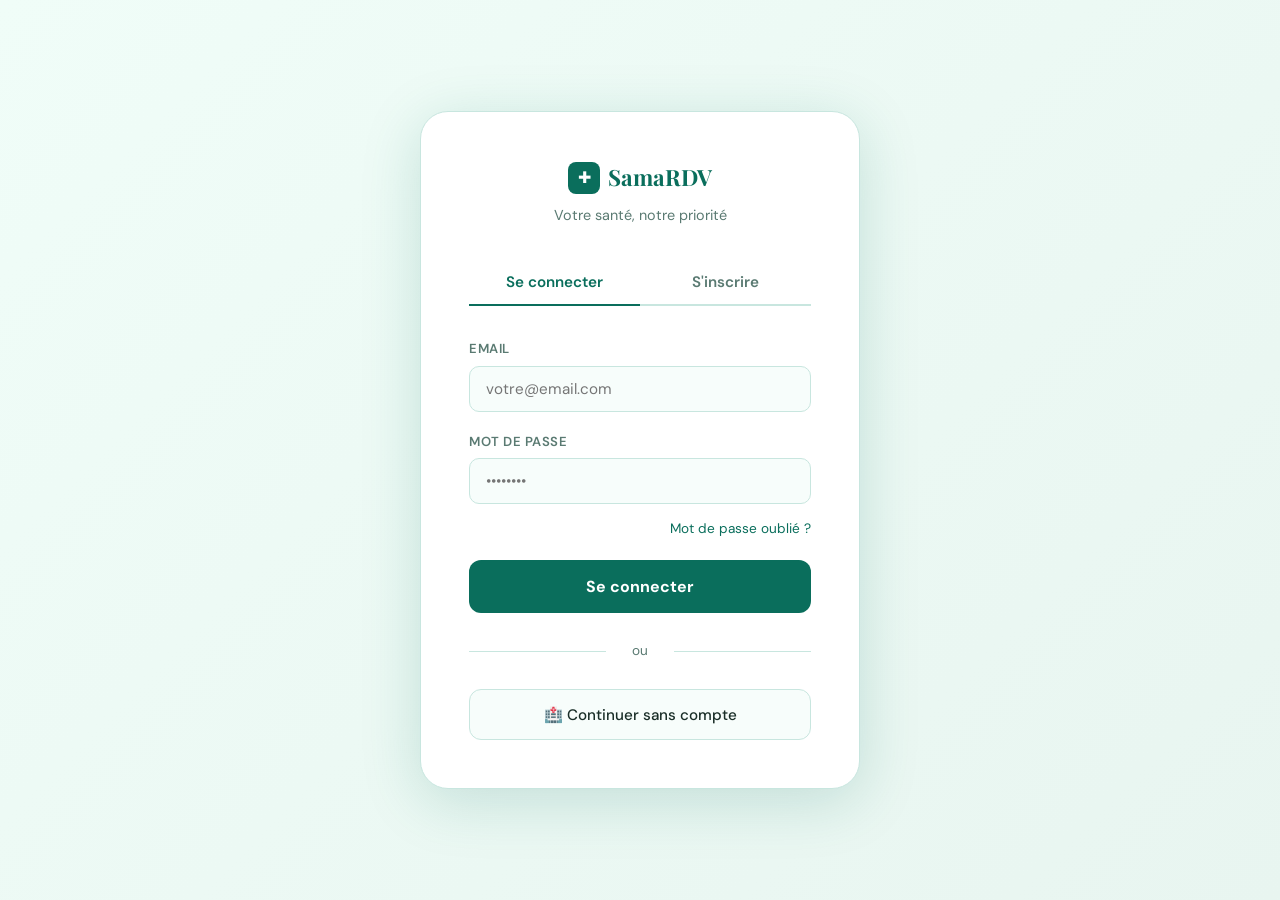
<file: frontend/pages/connexion.html>
<!DOCTYPE html>
<html lang="fr">
<head>
  <meta charset="UTF-8"/>
  <meta name="viewport" content="width=device-width, initial-scale=1.0"/>
  <title>Connexion — SamaRDV</title>
  <link rel="stylesheet" href="../css/style.css"/>
  <link href="https://fonts.googleapis.com/css2?family=Playfair+Display:wght@400;700&family=DM+Sans:wght@300;400;500;600&display=swap" rel="stylesheet"/>
</head>
<body>

  <div class="auth-container">
    <div class="auth-card">

      <div class="auth-logo">
        <div style="display:flex;align-items:center;justify-content:center;gap:.5rem;margin-bottom:.5rem">
          <span class="logo-icon">✚</span>
          <span class="logo-text">SamaRDV</span>
        </div>
        <p style="color:var(--muted);font-size:.9rem">Votre santé, notre priorité</p>
      </div>

      <div class="auth-tabs">
        <button class="auth-tab active" id="tab-connexion" onclick="showForm('connexion')">Se connecter</button>
        <button class="auth-tab" id="tab-inscription" onclick="showForm('inscription')">S'inscrire</button>
      </div>

      <!-- CONNEXION -->
      <form id="form-connexion" class="auth-form" onsubmit="seConnecter(event)" novalidate>
        <div class="form-group">
          <label>Email</label>
          <input type="email" placeholder="votre@email.com" id="c-email" autocomplete="email"/>
        </div>
        <div class="form-group">
          <label>Mot de passe</label>
          <input type="password" placeholder="••••••••" id="c-mdp" autocomplete="current-password"/>
        </div>
        <div style="text-align:right;margin-top:-0.5rem;">
          <a href="#" style="font-size:.85rem;color:var(--primary);text-decoration:none;">Mot de passe oublié ?</a>
        </div>
        <p class="form-erreur" id="c-erreur" style="display:none"></p>
        <button class="btn-primary" id="c-btn" type="submit">Se connecter</button>
        <div class="auth-divider">ou</div>
        <button type="button" onclick="continuerSansCompte()" style="background:var(--card-bg);border:1.5px solid var(--border);border-radius:12px;padding:.9rem;font-family:var(--font-body);font-size:.95rem;cursor:pointer;width:100%;color:var(--text);font-weight:500;transition:border-color .2s" onmouseover="this.style.borderColor='var(--primary)'" onmouseout="this.style.borderColor='var(--border)'">
          🏥 Continuer sans compte
        </button>
      </form>

      <!-- INSCRIPTION -->
      <form id="form-inscription" class="auth-form" style="display:none" onsubmit="sInscrire(event)" novalidate>
        <div style="display:grid;grid-template-columns:1fr 1fr;gap:1rem">
          <div class="form-group">
            <label>Prénom</label>
            <input type="text" placeholder="Aminata" id="i-prenom"/>
          </div>
          <div class="form-group">
            <label>Nom</label>
            <input type="text" placeholder="Diallo" id="i-nom"/>
          </div>
        </div>
        <div class="form-group">
          <label>Email</label>
          <input type="email" placeholder="votre@email.com" id="i-email" autocomplete="email"/>
        </div>
        <div class="form-group">
          <label>Téléphone</label>
          <input type="tel" placeholder="+221 7X XXX XX XX" id="i-tel"/>
        </div>
        <div class="form-group">
          <label>Date de naissance</label>
          <input type="date" id="i-ddn"/>
        </div>
        <div class="form-group">
          <label>Mot de passe</label>
          <input type="password" placeholder="Au moins 8 caractères" id="i-mdp" autocomplete="new-password"/>
        </div>
        <p class="form-erreur" id="i-erreur" style="display:none"></p>
        <button class="btn-primary" id="i-btn" type="submit">Créer mon compte</button>
        <p style="text-align:center;font-size:.8rem;color:var(--muted)">
          En vous inscrivant, vous acceptez nos <a href="#" style="color:var(--primary)">conditions d'utilisation</a>
        </p>
      </form>

    </div>
  </div>

  <script src="../js/api.js"></script>
  <script>
    function showForm(tab) {
      document.getElementById('form-connexion').style.display = tab === 'connexion' ? 'flex' : 'none';
      document.getElementById('form-inscription').style.display = tab === 'inscription' ? 'flex' : 'none';
      document.getElementById('tab-connexion').classList.toggle('active', tab === 'connexion');
      document.getElementById('tab-inscription').classList.toggle('active', tab === 'inscription');
    }

    function erreur(id, msg) {
      const el = document.getElementById(id);
      el.textContent = msg || '';
      el.style.display = msg ? 'block' : 'none';
    }

    // Redirection après connexion : uniquement vers une page du site (pas de lien externe)
    function destination() {
      const retour = new URLSearchParams(window.location.search).get('retour');
      return retour && /^[a-z-]+\.html$/.test(retour) ? retour : '../index.html';
    }

    async function envoyer(btnId, texteBtn, erreurId, chemin, corps) {
      const btn = document.getElementById(btnId);
      btn.disabled = true;
      btn.textContent = 'Veuillez patienter…';
      erreur(erreurId, '');
      try {
        const r = await api('POST', chemin, corps);
        setSession(r.token, r.utilisateur);
        window.location.href = destination();
      } catch (e) {
        erreur(erreurId, e.message);
        btn.disabled = false;
        btn.textContent = texteBtn;
      }
    }

    function seConnecter(e) {
      e.preventDefault();
      const email = document.getElementById('c-email').value.trim();
      const motDePasse = document.getElementById('c-mdp').value;
      if (!email || !motDePasse) return erreur('c-erreur', 'Veuillez remplir tous les champs.');
      envoyer('c-btn', 'Se connecter', 'c-erreur', '/auth/connexion', { email, motDePasse });
    }

    function sInscrire(e) {
      e.preventDefault();
      const prenom = document.getElementById('i-prenom').value.trim();
      const nom = document.getElementById('i-nom').value.trim();
      const email = document.getElementById('i-email').value.trim();
      const telephone = document.getElementById('i-tel').value.trim();
      const dateNaissance = document.getElementById('i-ddn').value;
      const motDePasse = document.getElementById('i-mdp').value;
      if (!prenom || !nom || !email || !motDePasse) return erreur('i-erreur', 'Veuillez remplir les champs obligatoires.');
      envoyer('i-btn', 'Créer mon compte', 'i-erreur', '/auth/inscription', { prenom, nom, email, telephone, dateNaissance, motDePasse });
    }

    function continuerSansCompte() {
      window.location.href = 'hopitaux.html';
    }
  </script>
</body>
</html>
</file>
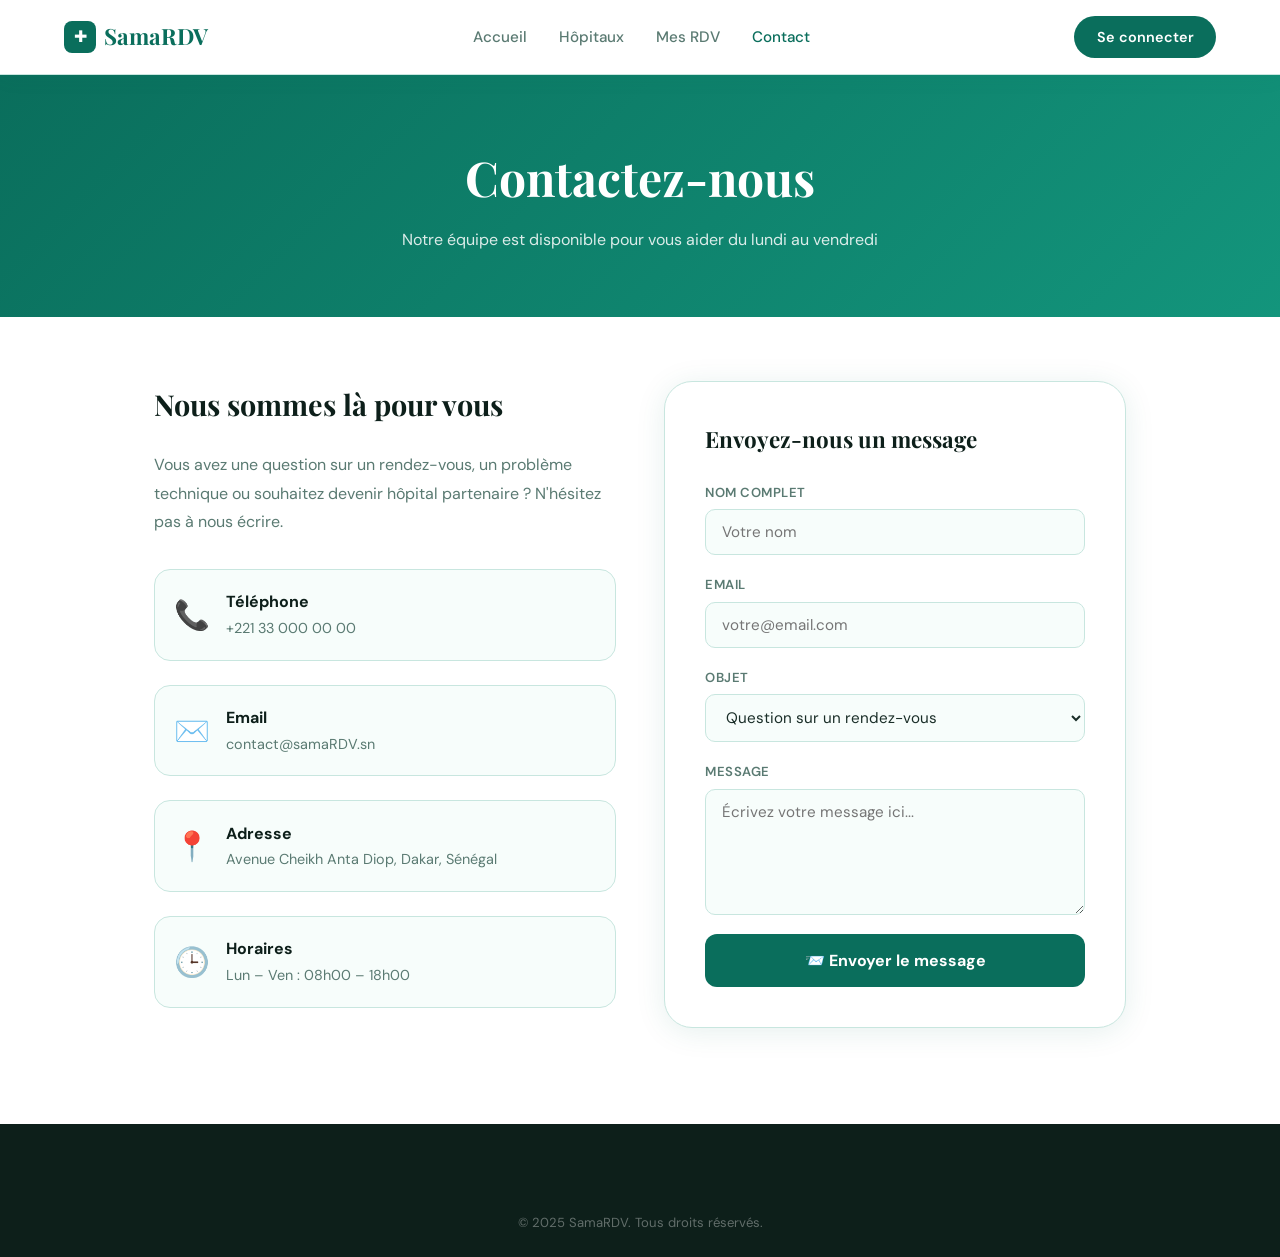
<file: frontend/pages/contact.html>
<!DOCTYPE html>
<html lang="fr">
<head>
  <meta charset="UTF-8"/>
  <meta name="viewport" content="width=device-width, initial-scale=1.0"/>
  <title>Contact — SamaRDV</title>
  <link rel="stylesheet" href="../css/style.css"/>
  <link href="https://fonts.googleapis.com/css2?family=Playfair+Display:wght@400;700&family=DM+Sans:wght@300;400;500;600&display=swap" rel="stylesheet"/>
</head>
<body>

  <nav class="navbar">
    <a href="../index.html" class="nav-logo" style="text-decoration:none">
      <span class="logo-icon">✚</span>
      <span class="logo-text">SamaRDV</span>
    </a>
    <ul class="nav-links">
      <li><a href="../index.html">Accueil</a></li>
      <li><a href="hopitaux.html">Hôpitaux</a></li>
      <li><a href="rendez-vous.html">Mes RDV</a></li>
      <li><a href="contact.html" class="active">Contact</a></li>
    </ul>
    <a href="connexion.html" class="btn-nav">Se connecter</a>
    <button class="burger" onclick="document.body.classList.toggle('nav-open')">☰</button>
  </nav>

  <section class="page-header">
    <h1>Contactez-nous</h1>
    <p>Notre équipe est disponible pour vous aider du lundi au vendredi</p>
  </section>

  <section style="padding:4rem 5%;display:grid;grid-template-columns:1fr 1fr;gap:3rem;max-width:1100px;margin:0 auto;">

    <!-- INFOS -->
    <div>
      <h2 style="font-family:var(--font-display);font-size:1.8rem;color:var(--dark);margin-bottom:1.5rem">Nous sommes là pour vous</h2>
      <p style="color:var(--muted);line-height:1.8;margin-bottom:2rem">Vous avez une question sur un rendez-vous, un problème technique ou souhaitez devenir hôpital partenaire ? N'hésitez pas à nous écrire.</p>

      <div style="display:flex;flex-direction:column;gap:1.5rem;">
        <div style="display:flex;align-items:center;gap:1rem;padding:1.2rem;background:var(--card-bg);border:1px solid var(--border);border-radius:var(--radius)">
          <span style="font-size:1.8rem">📞</span>
          <div>
            <strong style="display:block;color:var(--dark)">Téléphone</strong>
            <span style="color:var(--muted);font-size:.9rem">+221 33 000 00 00</span>
          </div>
        </div>
        <div style="display:flex;align-items:center;gap:1rem;padding:1.2rem;background:var(--card-bg);border:1px solid var(--border);border-radius:var(--radius)">
          <span style="font-size:1.8rem">✉️</span>
          <div>
            <strong style="display:block;color:var(--dark)">Email</strong>
            <span style="color:var(--muted);font-size:.9rem">contact@samaRDV.sn</span>
          </div>
        </div>
        <div style="display:flex;align-items:center;gap:1rem;padding:1.2rem;background:var(--card-bg);border:1px solid var(--border);border-radius:var(--radius)">
          <span style="font-size:1.8rem">📍</span>
          <div>
            <strong style="display:block;color:var(--dark)">Adresse</strong>
            <span style="color:var(--muted);font-size:.9rem">Avenue Cheikh Anta Diop, Dakar, Sénégal</span>
          </div>
        </div>
        <div style="display:flex;align-items:center;gap:1rem;padding:1.2rem;background:var(--card-bg);border:1px solid var(--border);border-radius:var(--radius)">
          <span style="font-size:1.8rem">🕒</span>
          <div>
            <strong style="display:block;color:var(--dark)">Horaires</strong>
            <span style="color:var(--muted);font-size:.9rem">Lun – Ven : 08h00 – 18h00</span>
          </div>
        </div>
      </div>
    </div>

    <!-- FORMULAIRE -->
    <div style="background:white;border:1.5px solid var(--border);border-radius:var(--radius-lg);padding:2.5rem;box-shadow:var(--shadow)">
      <h3 style="font-family:var(--font-display);font-size:1.4rem;color:var(--dark);margin-bottom:1.5rem">Envoyez-nous un message</h3>

      <div class="form-group">
        <label>Nom complet</label>
        <input type="text" id="ct-nom" placeholder="Votre nom"/>
      </div>
      <div class="form-group">
        <label>Email</label>
        <input type="email" id="ct-email" placeholder="votre@email.com"/>
      </div>
      <div class="form-group">
        <label>Objet</label>
        <select id="ct-sujet">
          <option>Question sur un rendez-vous</option>
          <option>Problème technique</option>
          <option>Devenir hôpital partenaire</option>
          <option>Signaler un problème</option>
          <option>Autre</option>
        </select>
      </div>
      <div class="form-group">
        <label>Message</label>
        <textarea id="ct-message" rows="5" placeholder="Écrivez votre message ici..."></textarea>
      </div>
      <p class="form-erreur" id="ct-erreur" style="display:none"></p>
      <button class="btn-primary" id="ct-btn" onclick="envoyerMessage()">📨 Envoyer le message</button>
    </div>

  </section>

  <footer class="footer" style="margin-top:2rem">
    <div class="footer-bottom">
      <p>© 2025 SamaRDV. Tous droits réservés.</p>
    </div>
  </footer>

  <script src="../js/api.js"></script>
  <script>
    async function envoyerMessage() {
      const nom = document.getElementById('ct-nom').value.trim();
      const email = document.getElementById('ct-email').value.trim();
      const sujet = document.getElementById('ct-sujet').value;
      const message = document.getElementById('ct-message').value.trim();
      const err = document.getElementById('ct-erreur');
      const btn = document.getElementById('ct-btn');
      const afficher = (m) => { err.textContent = m; err.style.display = m ? 'block' : 'none'; };

      afficher('');
      if (!nom || !email || !message) return afficher('Veuillez remplir tous les champs.');

      btn.textContent = '⏳ Envoi en cours...';
      btn.disabled = true;
      try {
        await api('POST', '/contact', { nom, email, sujet, message });
        btn.textContent = '✅ Message envoyé !';
        btn.style.background = '#16a34a';
        ['ct-nom', 'ct-email', 'ct-message'].forEach((id) => { document.getElementById(id).value = ''; });
        setTimeout(() => { btn.textContent = '📨 Envoyer le message'; btn.style.background = ''; btn.disabled = false; }, 3000);
      } catch (e) {
        afficher(e.message);
        btn.textContent = '📨 Envoyer le message';
        btn.disabled = false;
      }
    }
  </script>
</body>
</html>
</file>
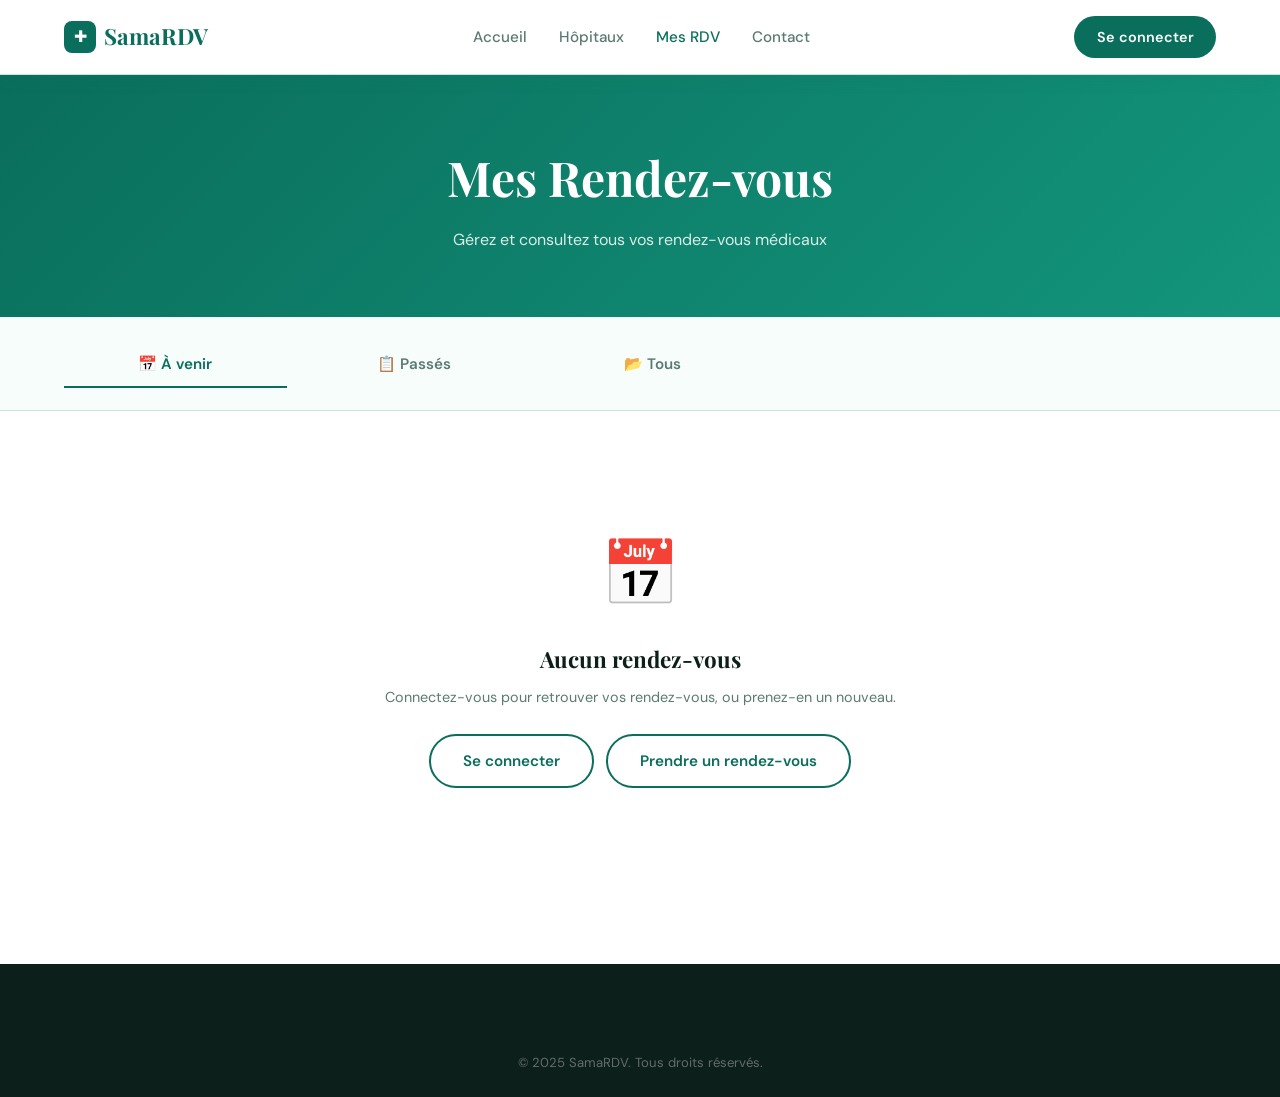
<file: frontend/pages/rendez-vous.html>
<!DOCTYPE html>
<html lang="fr">
<head>
  <meta charset="UTF-8"/>
  <meta name="viewport" content="width=device-width, initial-scale=1.0"/>
  <title>Mes Rendez-vous — SamaRDV</title>
  <link rel="stylesheet" href="../css/style.css"/>
  <link href="https://fonts.googleapis.com/css2?family=Playfair+Display:wght@400;700&family=DM+Sans:wght@300;400;500;600&display=swap" rel="stylesheet"/>
</head>
<body>

  <nav class="navbar">
    <a href="../index.html" class="nav-logo" style="text-decoration:none">
      <span class="logo-icon">✚</span>
      <span class="logo-text">SamaRDV</span>
    </a>
    <ul class="nav-links">
      <li><a href="../index.html">Accueil</a></li>
      <li><a href="hopitaux.html">Hôpitaux</a></li>
      <li><a href="rendez-vous.html" class="active">Mes RDV</a></li>
      <li><a href="contact.html">Contact</a></li>
    </ul>
    <a href="connexion.html" class="btn-nav">Se connecter</a>
    <button class="burger" onclick="document.body.classList.toggle('nav-open')">☰</button>
  </nav>

  <section class="page-header">
    <h1>Mes Rendez-vous</h1>
    <p>Gérez et consultez tous vos rendez-vous médicaux</p>
  </section>

  <!-- TABS -->
  <section style="padding: 1.5rem 5%; background: var(--card-bg); border-bottom: 1px solid var(--border);">
    <div style="display:flex; gap:1rem; max-width:700px;">
      <button class="auth-tab active" id="tab-avenir" onclick="showTab('avenir')">📅 À venir</button>
      <button class="auth-tab" id="tab-passe" onclick="showTab('passe')">📋 Passés</button>
      <button class="auth-tab" id="tab-tous" onclick="showTab('tous')">📂 Tous</button>
    </div>
  </section>

  <section class="rdv-list">
    <div id="rdv-container"></div>
  </section>

  <footer class="footer" style="margin-top:4rem">
    <div class="footer-bottom">
      <p>© 2025 SamaRDV. Tous droits réservés.</p>
    </div>
  </footer>

  <script src="../js/api.js"></script>
  <script>
    let currentTab = 'avenir';
    let tousLesRdv = [];

    function showTab(tab) {
      currentTab = tab;
      document.querySelectorAll('.auth-tab').forEach((t) => t.classList.remove('active'));
      document.getElementById('tab-' + tab).classList.add('active');
      renderRDV();
    }

    // Rendez-vous du compte (si connecté) + ceux pris sans compte sur cet appareil, sans doublons
    async function chargerRDV() {
      const container = document.getElementById('rdv-container');
      container.innerHTML = '<p class="slots-info">Chargement…</p>';
      try {
        const liste = [];
        if (getUser()) liste.push(...await api('GET', '/rdv'));
        const refs = getRefsInvite();
        if (refs.length) liste.push(...await api('POST', '/rdv/suivi', { references: refs }));
        const vus = new Set();
        tousLesRdv = liste.filter((r) => !vus.has(r.reference) && vus.add(r.reference));
        renderRDV();
      } catch (e) {
        container.innerHTML = `<p class="form-erreur">${esc(e.message)}</p>`;
      }
    }

    function renderRDV() {
      const container = document.getElementById('rdv-container');
      const today = aujourdhui();
      let liste = [...tousLesRdv];

      if (currentTab === 'avenir') liste = liste.filter((r) => r.statut === 'confirme' && r.date >= today);
      if (currentTab === 'passe') liste = liste.filter((r) => r.date < today);
      const cle = (r) => r.date + ' ' + r.heure;
      liste.sort((a, b) => (currentTab === 'passe' ? cle(b).localeCompare(cle(a)) : cle(a).localeCompare(cle(b))));

      if (!liste.length) {
        const invite = !getUser() && !getRefsInvite().length;
        container.innerHTML = `
          <div class="empty-state">
            <div class="empty-icon">📅</div>
            <h3>Aucun rendez-vous</h3>
            <p>${invite ? 'Connectez-vous pour retrouver vos rendez-vous, ou prenez-en un nouveau.' : "Vous n'avez pas de rendez-vous dans cette catégorie."}</p>
            <br/>
            ${invite ? '<a href="connexion.html?retour=rendez-vous.html" class="btn-outline" style="margin-right:.5rem">Se connecter</a>' : ''}
            <a href="hopitaux.html" class="btn-outline">Prendre un rendez-vous</a>
          </div>`;
        return;
      }

      const libelle = { confirme: '✅ Confirmé', attente: '⏳ En attente', annule: '❌ Annulé' };
      container.innerHTML = liste.map((r) => {
        const d = dateLocale(r.date);
        const day = d.getDate();
        const month = d.toLocaleDateString('fr-FR', { month: 'short' }).toUpperCase();
        const fullDate = d.toLocaleDateString('fr-FR', { weekday: 'long', day: 'numeric', month: 'long', year: 'numeric' });
        const annulable = r.statut === 'confirme' && r.date >= today;

        return `
          <div class="rdv-card">
            <div class="rdv-date">
              <div class="day">${day}</div>
              <div class="month">${esc(month)}</div>
            </div>
            <div class="rdv-info">
              <h3>${esc(r.medecin)}</h3>
              <p>🩺 ${esc(r.specialite)} · 🏥 ${esc(r.hopital)}</p>
              <p>📅 ${esc(fullDate)} à ${esc(r.heure)}</p>
              <p>👤 ${esc(r.patient)} · 📞 ${esc(r.tel)}</p>
              <p style="color:var(--muted);font-size:.8rem">Réf. ${esc(r.reference)}</p>
              ${r.motif ? `<p style="font-style:italic;color:var(--muted);margin-top:.3rem">« ${esc(r.motif)} »</p>` : ''}
            </div>
            <div style="display:flex;flex-direction:column;gap:.5rem;align-items:flex-end">
              <span class="rdv-status ${esc(r.statut)}">${libelle[r.statut] || esc(r.statut)}</span>
              ${annulable ? `<button onclick="annulerRDV('${esc(r.reference)}')" style="font-size:0.78rem;background:none;border:1px solid #fee2e2;color:#991b1b;padding:.3rem .7rem;border-radius:6px;cursor:pointer;font-family:var(--font-body);">Annuler</button>` : ''}
            </div>
          </div>`;
      }).join('');
    }

    async function annulerRDV(reference) {
      if (!confirm('Êtes-vous sûr de vouloir annuler ce rendez-vous ?')) return;
      try {
        await api('PATCH', `/rdv/${encodeURIComponent(reference)}/annuler`);
        showToast('Rendez-vous annulé.');
        await chargerRDV();
      } catch (e) {
        showToast(e.message, 4500);
      }
    }

    document.addEventListener('DOMContentLoaded', chargerRDV);
  </script>
</body>
</html>
</file>
<file: frontend/css/style.css>
/* ===== RESET & BASE ===== */
*, *::before, *::after { margin: 0; padding: 0; box-sizing: border-box; }

:root {
  --primary: #0a6e5c;
  --primary-light: #13957c;
  --accent: #e8f5e9;
  --accent2: #f0fdf4;
  --dark: #0d1f1a;
  --text: #1a2e28;
  --muted: #5a7a72;
  --border: #c8e6df;
  --white: #ffffff;
  --gold: #c9a84c;
  --card-bg: #f7fdfb;
  --shadow: 0 4px 30px rgba(10,110,92,0.10);
  --shadow-lg: 0 12px 60px rgba(10,110,92,0.18);
  --radius: 16px;
  --radius-lg: 28px;
  --font-display: 'Playfair Display', serif;
  --font-body: 'DM Sans', sans-serif;
}

html { scroll-behavior: smooth; }
body {
  font-family: var(--font-body);
  color: var(--text);
  background: var(--white);
  line-height: 1.6;
  overflow-x: hidden;
}

/* ===== NAVBAR ===== */
.navbar {
  display: flex;
  align-items: center;
  justify-content: space-between;
  padding: 1rem 5%;
  background: rgba(255,255,255,0.95);
  backdrop-filter: blur(12px);
  border-bottom: 1px solid var(--border);
  position: sticky;
  top: 0;
  z-index: 100;
  box-shadow: 0 2px 20px rgba(10,110,92,0.07);
}

.nav-logo {
  display: flex;
  align-items: center;
  gap: 0.5rem;
  text-decoration: none;
  color: var(--text);
}

.logo-icon {
  background: var(--primary);
  color: white;
  font-size: 1rem;
  width: 32px;
  height: 32px;
  border-radius: 8px;
  display: flex;
  align-items: center;
  justify-content: center;
}

.logo-text {
  font-family: var(--font-display);
  font-size: 1.4rem;
  font-weight: 700;
  color: var(--primary);
}

.nav-links {
  display: flex;
  gap: 2rem;
  list-style: none;
}

.nav-links a {
  text-decoration: none;
  color: var(--muted);
  font-weight: 500;
  font-size: 0.95rem;
  transition: color 0.2s;
}

.nav-links a:hover, .nav-links a.active {
  color: var(--primary);
}

.btn-nav {
  background: var(--primary);
  color: white;
  padding: 0.6rem 1.4rem;
  border-radius: 50px;
  text-decoration: none;
  font-weight: 600;
  font-size: 0.9rem;
  transition: background 0.2s, transform 0.2s;
}

.btn-nav:hover { background: var(--primary-light); transform: translateY(-1px); }

.burger { display: none; background: none; border: none; font-size: 1.5rem; cursor: pointer; }

/* ===== HERO ===== */
.hero {
  display: grid;
  grid-template-columns: 1fr 1fr;
  align-items: center;
  min-height: 88vh;
  padding: 4rem 5% 2rem;
  position: relative;
  overflow: hidden;
  background: linear-gradient(135deg, #f0fdf8 0%, #e8f5f0 50%, #f5f9ff 100%);
}

.hero-bg {
  position: absolute;
  inset: 0;
  background:
    radial-gradient(ellipse 70% 80% at 80% 40%, rgba(19,149,124,0.06) 0%, transparent 70%),
    radial-gradient(ellipse 40% 40% at 10% 80%, rgba(201,168,76,0.06) 0%, transparent 60%);
  pointer-events: none;
}

.hero-badge {
  display: inline-block;
  background: rgba(10,110,92,0.1);
  color: var(--primary);
  padding: 0.4rem 1rem;
  border-radius: 50px;
  font-size: 0.85rem;
  font-weight: 600;
  margin-bottom: 1.2rem;
  border: 1px solid rgba(10,110,92,0.2);
}

.hero-title {
  font-family: var(--font-display);
  font-size: clamp(2.2rem, 4vw, 3.5rem);
  line-height: 1.15;
  color: var(--dark);
  margin-bottom: 1.2rem;
}

.hero-title em {
  font-style: italic;
  color: var(--primary);
}

.hero-sub {
  font-size: 1.05rem;
  color: var(--muted);
  max-width: 500px;
  margin-bottom: 2.5rem;
  line-height: 1.7;
}

/* ===== SEARCH BAR ===== */
.search-bar {
  background: white;
  border-radius: var(--radius-lg);
  padding: 1.2rem 1.5rem;
  display: flex;
  gap: 1rem;
  align-items: flex-end;
  box-shadow: var(--shadow-lg);
  border: 1px solid var(--border);
  flex-wrap: wrap;
}

.search-field {
  display: flex;
  flex-direction: column;
  gap: 0.3rem;
  flex: 1;
  min-width: 150px;
}

.search-field label {
  font-size: 0.75rem;
  font-weight: 600;
  color: var(--muted);
  text-transform: uppercase;
  letter-spacing: 0.05em;
}

.search-field select,
.search-field input {
  border: 1.5px solid var(--border);
  border-radius: 10px;
  padding: 0.65rem 0.9rem;
  font-family: var(--font-body);
  font-size: 0.9rem;
  color: var(--text);
  background: var(--card-bg);
  outline: none;
  transition: border-color 0.2s;
}

.search-field select:focus,
.search-field input:focus {
  border-color: var(--primary);
}

.btn-search {
  background: var(--primary);
  color: white;
  border: none;
  border-radius: 12px;
  padding: 0.75rem 2rem;
  font-family: var(--font-body);
  font-size: 0.95rem;
  font-weight: 700;
  cursor: pointer;
  transition: background 0.2s, transform 0.15s;
  white-space: nowrap;
}

.btn-search:hover { background: var(--primary-light); transform: translateY(-2px); }

/* ===== HERO VISUAL ===== */
.hero-image {
  position: relative;
  display: flex;
  align-items: center;
  justify-content: center;
  height: 480px;
}

.hero-circle {
  width: 320px;
  height: 320px;
  border-radius: 50%;
  background: linear-gradient(135deg, rgba(10,110,92,0.12), rgba(19,149,124,0.06));
  border: 2px dashed rgba(10,110,92,0.2);
  display: flex;
  align-items: center;
  justify-content: center;
  animation: rotate 25s linear infinite;
}

.circle-inner {
  width: 260px;
  height: 260px;
  border-radius: 50%;
  background: white;
  box-shadow: var(--shadow-lg);
  display: flex;
  align-items: center;
  justify-content: center;
  animation: rotate 25s linear infinite reverse;
}

@keyframes rotate { to { transform: rotate(360deg); } }

.floating-card {
  position: absolute;
  background: white;
  border-radius: var(--radius);
  padding: 1rem 1.2rem;
  display: flex;
  align-items: center;
  gap: 0.8rem;
  box-shadow: var(--shadow-lg);
  border: 1px solid var(--border);
  animation: float 4s ease-in-out infinite;
}

.floating-card .card-icon {
  font-size: 1.8rem;
}

.floating-card strong { display: block; font-size: 0.9rem; color: var(--dark); }
.floating-card small { font-size: 0.75rem; color: var(--muted); }

.card1 { top: 15%; left: -5%; animation-delay: 0s; }
.card2 { bottom: 20%; right: -5%; animation-delay: 1.5s; }

@keyframes float {
  0%,100% { transform: translateY(0); }
  50% { transform: translateY(-10px); }
}

/* ===== STATS ===== */
.stats {
  display: grid;
  grid-template-columns: repeat(4, 1fr);
  gap: 0;
  background: var(--primary);
  padding: 2.5rem 5%;
}

.stat-item {
  text-align: center;
  color: white;
  padding: 1rem;
  border-right: 1px solid rgba(255,255,255,0.15);
}

.stat-item:last-child { border-right: none; }

.stat-num {
  font-family: var(--font-display);
  font-size: 2.8rem;
  font-weight: 700;
  color: white;
}

.stat-item p { font-size: 0.9rem; opacity: 0.8; margin-top: 0.3rem; }

/* ===== SECTIONS COMMONS ===== */
.section-badge {
  display: inline-block;
  background: rgba(10,110,92,0.1);
  color: var(--primary);
  padding: 0.3rem 0.9rem;
  border-radius: 50px;
  font-size: 0.8rem;
  font-weight: 600;
  text-transform: uppercase;
  letter-spacing: 0.08em;
  margin-bottom: 0.8rem;
}

.section-title {
  font-family: var(--font-display);
  font-size: clamp(1.6rem, 2.5vw, 2.4rem);
  color: var(--dark);
  margin-bottom: 2.5rem;
}

/* ===== STEPS ===== */
.steps-section {
  padding: 5rem 5%;
  background: var(--white);
  text-align: center;
}

.steps-grid {
  display: grid;
  grid-template-columns: repeat(3, 1fr);
  gap: 2rem;
  max-width: 1000px;
  margin: 0 auto;
}

.step-card {
  background: var(--card-bg);
  border: 1.5px solid var(--border);
  border-radius: var(--radius-lg);
  padding: 2.5rem 2rem;
  position: relative;
  transition: transform 0.2s, box-shadow 0.2s;
}

.step-card:hover {
  transform: translateY(-6px);
  box-shadow: var(--shadow-lg);
}

.step-num {
  position: absolute;
  top: -14px;
  left: 24px;
  background: var(--primary);
  color: white;
  font-size: 0.75rem;
  font-weight: 700;
  padding: 0.2rem 0.7rem;
  border-radius: 50px;
}

.step-icon { font-size: 2.5rem; margin-bottom: 1rem; }
.step-card h3 { font-family: var(--font-display); font-size: 1.3rem; margin-bottom: 0.7rem; color: var(--dark); }
.step-card p { font-size: 0.9rem; color: var(--muted); line-height: 1.7; }

/* ===== SPÉCIALITÉS ===== */
.specialites-section {
  padding: 5rem 5%;
  background: linear-gradient(180deg, var(--accent2) 0%, white 100%);
  text-align: center;
}

.specialites-grid {
  display: grid;
  grid-template-columns: repeat(4, 1fr);
  gap: 1.2rem;
  max-width: 900px;
  margin: 0 auto;
}

.spec-card {
  background: white;
  border: 1.5px solid var(--border);
  border-radius: var(--radius);
  padding: 1.8rem 1rem;
  display: flex;
  flex-direction: column;
  align-items: center;
  gap: 0.7rem;
  text-decoration: none;
  color: var(--text);
  font-weight: 600;
  font-size: 0.9rem;
  transition: all 0.2s;
}

.spec-card:hover {
  border-color: var(--primary);
  background: var(--accent);
  transform: translateY(-4px);
  box-shadow: var(--shadow);
  color: var(--primary);
}

.spec-emoji { font-size: 2rem; }

/* ===== HÔPITAUX SECTION ===== */
.hopitaux-section {
  padding: 5rem 5%;
  background: white;
}

.hopitaux-grid {
  display: grid;
  grid-template-columns: repeat(3, 1fr);
  gap: 1.5rem;
  margin-bottom: 2.5rem;
}

.hopital-card {
  background: var(--card-bg);
  border: 1.5px solid var(--border);
  border-radius: var(--radius-lg);
  padding: 1.8rem;
  transition: all 0.2s;
  cursor: pointer;
}

.hopital-card:hover {
  transform: translateY(-5px);
  box-shadow: var(--shadow-lg);
  border-color: var(--primary);
}

.hopital-header {
  display: flex;
  align-items: center;
  gap: 1rem;
  margin-bottom: 1rem;
}

.hopital-logo {
  width: 52px;
  height: 52px;
  border-radius: 14px;
  background: var(--primary);
  display: flex;
  align-items: center;
  justify-content: center;
  font-size: 1.5rem;
  color: white;
}

.hopital-info h3 { font-family: var(--font-display); font-size: 1.05rem; color: var(--dark); }
.hopital-info span { font-size: 0.8rem; color: var(--muted); }

.hopital-specialites {
  display: flex;
  gap: 0.5rem;
  flex-wrap: wrap;
  margin-bottom: 1rem;
}

.tag {
  background: var(--accent);
  color: var(--primary);
  font-size: 0.75rem;
  padding: 0.2rem 0.7rem;
  border-radius: 50px;
  font-weight: 500;
  border: 1px solid var(--border);
}

.hopital-footer {
  display: flex;
  justify-content: space-between;
  align-items: center;
}

.rating { color: var(--gold); font-size: 0.85rem; font-weight: 600; }
.dispo { font-size: 0.8rem; color: #16a34a; font-weight: 600; }

.center-btn { text-align: center; }
.btn-outline {
  border: 2px solid var(--primary);
  color: var(--primary);
  padding: 0.8rem 2rem;
  border-radius: 50px;
  text-decoration: none;
  font-weight: 600;
  font-size: 0.95rem;
  transition: all 0.2s;
  display: inline-block;
}
.btn-outline:hover { background: var(--primary); color: white; }

/* ===== TÉMOIGNAGES ===== */
.temoignages-section {
  padding: 5rem 5%;
  background: linear-gradient(135deg, #f0fdf8 0%, #e8f5f0 100%);
  text-align: center;
}

.temoignages-grid {
  display: grid;
  grid-template-columns: repeat(3, 1fr);
  gap: 1.5rem;
  max-width: 1100px;
  margin: 0 auto;
}

.temoignage-card {
  background: white;
  border-radius: var(--radius-lg);
  padding: 2rem;
  text-align: left;
  border: 1.5px solid var(--border);
  transition: transform 0.2s;
}

.temoignage-card:hover { transform: translateY(-4px); }

.temoignage-card.featured {
  background: var(--primary);
  color: white;
  border-color: var(--primary);
}

.temoignage-card.featured p { color: rgba(255,255,255,0.9); }
.temoignage-card.featured .temoignage-author strong { color: white; }
.temoignage-card.featured .temoignage-author small { color: rgba(255,255,255,0.7); }

.stars { color: var(--gold); font-size: 1rem; margin-bottom: 1rem; }
.temoignage-card p { font-size: 0.9rem; color: var(--muted); font-style: italic; margin-bottom: 1.5rem; line-height: 1.7; }

.temoignage-author {
  display: flex;
  align-items: center;
  gap: 0.8rem;
}

.author-avatar {
  width: 40px;
  height: 40px;
  border-radius: 50%;
  background: var(--accent);
  color: var(--primary);
  font-weight: 700;
  font-size: 0.8rem;
  display: flex;
  align-items: center;
  justify-content: center;
}

.temoignage-card.featured .author-avatar { background: rgba(255,255,255,0.2); color: white; }

.temoignage-author strong { font-size: 0.9rem; color: var(--dark); }
.temoignage-author small { font-size: 0.78rem; color: var(--muted); display: block; }

/* ===== FOOTER ===== */
.footer {
  background: var(--dark);
  color: rgba(255,255,255,0.75);
  padding: 4rem 5% 1.5rem;
}

.footer-top {
  display: grid;
  grid-template-columns: 2fr 1fr 1fr 1fr;
  gap: 3rem;
  padding-bottom: 3rem;
  border-bottom: 1px solid rgba(255,255,255,0.1);
}

.footer-brand .nav-logo .logo-icon { background: rgba(255,255,255,0.1); }
.footer-brand .logo-text { color: white; }
.footer-brand p { font-size: 0.88rem; color: rgba(255,255,255,0.55); margin-top: 1rem; line-height: 1.7; }

.footer-links h4, .footer-contact h4 {
  color: white;
  font-size: 0.9rem;
  font-weight: 700;
  margin-bottom: 1rem;
  text-transform: uppercase;
  letter-spacing: 0.06em;
}

.footer-links ul { list-style: none; display: flex; flex-direction: column; gap: 0.6rem; }
.footer-links a { text-decoration: none; color: rgba(255,255,255,0.55); font-size: 0.88rem; transition: color 0.2s; }
.footer-links a:hover { color: white; }

.footer-contact p { font-size: 0.88rem; margin-bottom: 0.5rem; color: rgba(255,255,255,0.6); }

.footer-bottom {
  text-align: center;
  padding-top: 1.5rem;
  font-size: 0.82rem;
  color: rgba(255,255,255,0.35);
}

/* ===== RESPONSIVE ===== */
@media (max-width: 1024px) {
  .hero { grid-template-columns: 1fr; text-align: center; }
  .hero-content { max-width: 100%; }
  .hero-sub { margin: 0 auto 2.5rem; }
  .hero-image { display: none; }
  .specialites-grid { grid-template-columns: repeat(4, 1fr); }
  .hopitaux-grid { grid-template-columns: repeat(2, 1fr); }
  .footer-top { grid-template-columns: 1fr 1fr; }
}

@media (max-width: 768px) {
  .nav-links, .btn-nav { display: none; }
  .burger { display: block; }
  .stats { grid-template-columns: repeat(2, 1fr); }
  .steps-grid { grid-template-columns: 1fr; }
  .specialites-grid { grid-template-columns: repeat(2, 1fr); }
  .hopitaux-grid { grid-template-columns: 1fr; }
  .temoignages-grid { grid-template-columns: 1fr; }
  .search-bar { flex-direction: column; }
  .search-field { min-width: 100%; }
  .footer-top { grid-template-columns: 1fr; gap: 2rem; }
}

/* ===== NOTIFICATION TOAST ===== */
.toast {
  position: fixed;
  bottom: 2rem;
  right: 2rem;
  background: var(--primary);
  color: white;
  padding: 1rem 1.5rem;
  border-radius: var(--radius);
  font-weight: 600;
  box-shadow: var(--shadow-lg);
  z-index: 9999;
  animation: slideIn 0.3s ease;
}

@keyframes slideIn {
  from { transform: translateX(100px); opacity: 0; }
  to { transform: translateX(0); opacity: 1; }
}

/* ===== MODAL ===== */
.modal-overlay {
  display: none;
  position: fixed;
  inset: 0;
  background: rgba(0,0,0,0.5);
  z-index: 1000;
  backdrop-filter: blur(4px);
  align-items: center;
  justify-content: center;
}

.modal-overlay.open { display: flex; }

.modal {
  background: white;
  border-radius: var(--radius-lg);
  padding: 2.5rem;
  width: 90%;
  max-width: 560px;
  max-height: 90vh;
  overflow-y: auto;
  animation: modalIn 0.3s ease;
  position: relative;
}

@keyframes modalIn {
  from { transform: translateY(30px); opacity: 0; }
  to { transform: translateY(0); opacity: 1; }
}

.modal-close {
  position: absolute;
  top: 1rem;
  right: 1rem;
  background: var(--accent);
  border: none;
  border-radius: 50%;
  width: 34px;
  height: 34px;
  cursor: pointer;
  font-size: 1.1rem;
  display: flex;
  align-items: center;
  justify-content: center;
  color: var(--primary);
}

.modal h2 { font-family: var(--font-display); margin-bottom: 0.3rem; color: var(--dark); }
.modal .modal-sub { color: var(--muted); font-size: 0.9rem; margin-bottom: 2rem; }

.form-group {
  display: flex;
  flex-direction: column;
  gap: 0.4rem;
  margin-bottom: 1.2rem;
}

.form-group label {
  font-size: 0.82rem;
  font-weight: 600;
  color: var(--muted);
  text-transform: uppercase;
  letter-spacing: 0.04em;
}

.form-group input,
.form-group select,
.form-group textarea {
  border: 1.5px solid var(--border);
  border-radius: 10px;
  padding: 0.75rem 1rem;
  font-family: var(--font-body);
  font-size: 0.95rem;
  color: var(--text);
  background: var(--card-bg);
  outline: none;
  transition: border-color 0.2s;
  width: 100%;
}

.form-group input:focus,
.form-group select:focus,
.form-group textarea:focus {
  border-color: var(--primary);
  background: white;
}

.time-slots {
  display: grid;
  grid-template-columns: repeat(4, 1fr);
  gap: 0.5rem;
  margin-bottom: 1.5rem;
}

.slot {
  border: 1.5px solid var(--border);
  border-radius: 10px;
  padding: 0.6rem;
  text-align: center;
  font-size: 0.85rem;
  font-weight: 600;
  cursor: pointer;
  transition: all 0.2s;
  background: var(--card-bg);
}

.slot:hover { border-color: var(--primary); color: var(--primary); background: var(--accent); }
.slot.selected { background: var(--primary); color: white; border-color: var(--primary); }
.slot.unavailable { opacity: 0.4; cursor: not-allowed; text-decoration: line-through; }

.btn-primary {
  background: var(--primary);
  color: white;
  border: none;
  border-radius: 12px;
  padding: 1rem 2rem;
  font-family: var(--font-body);
  font-size: 1rem;
  font-weight: 700;
  cursor: pointer;
  width: 100%;
  transition: background 0.2s;
}

.btn-primary:hover { background: var(--primary-light); }

/* ===== PAGE HEADER ===== */
.page-header {
  background: linear-gradient(135deg, #0a6e5c 0%, #13957c 100%);
  color: white;
  padding: 4rem 5%;
  text-align: center;
}

.page-header h1 {
  font-family: var(--font-display);
  font-size: clamp(2rem, 4vw, 3rem);
  margin-bottom: 0.7rem;
}

.page-header p { opacity: 0.85; font-size: 1rem; max-width: 550px; margin: 0 auto; }

/* ===== CRENEAUX ===== */
.creneaux-section {
  padding: 3rem 5%;
  background: var(--card-bg);
  border-bottom: 1px solid var(--border);
}

.medecin-card {
  background: white;
  border-radius: var(--radius-lg);
  padding: 2rem;
  display: flex;
  gap: 1.5rem;
  align-items: flex-start;
  box-shadow: var(--shadow);
  border: 1.5px solid var(--border);
  margin-bottom: 1.5rem;
  transition: transform 0.2s;
}

.medecin-card:hover { transform: translateY(-3px); box-shadow: var(--shadow-lg); }

.medecin-avatar {
  width: 68px;
  height: 68px;
  border-radius: 50%;
  background: var(--primary);
  color: white;
  font-size: 1.6rem;
  display: flex;
  align-items: center;
  justify-content: center;
  flex-shrink: 0;
}

.medecin-info { flex: 1; }
.medecin-info h3 { font-family: var(--font-display); font-size: 1.15rem; color: var(--dark); margin-bottom: 0.25rem; }
.medecin-info .spec { color: var(--primary); font-size: 0.85rem; font-weight: 600; margin-bottom: 0.3rem; }
.medecin-info .hopital-name { font-size: 0.85rem; color: var(--muted); }
.medecin-info .rating { font-size: 0.85rem; color: var(--gold); }

.btn-rdv {
  background: var(--primary);
  color: white;
  border: none;
  padding: 0.65rem 1.4rem;
  border-radius: 10px;
  font-family: var(--font-body);
  font-size: 0.9rem;
  font-weight: 700;
  cursor: pointer;
  transition: background 0.2s;
  white-space: nowrap;
  align-self: center;
}

.btn-rdv:hover { background: var(--primary-light); }

/* Connexion page */
.auth-container {
  min-height: 100vh;
  display: flex;
  align-items: center;
  justify-content: center;
  background: linear-gradient(135deg, #f0fdf8 0%, #e8f5f0 100%);
  padding: 2rem;
}

.auth-card {
  background: white;
  border-radius: var(--radius-lg);
  padding: 3rem;
  width: 100%;
  max-width: 440px;
  box-shadow: var(--shadow-lg);
  border: 1.5px solid var(--border);
}

.auth-logo { text-align: center; margin-bottom: 2rem; }

.auth-tabs { display: flex; border-bottom: 2px solid var(--border); margin-bottom: 2rem; }
.auth-tab {
  flex: 1;
  padding: 0.8rem;
  text-align: center;
  border: none;
  background: none;
  cursor: pointer;
  font-family: var(--font-body);
  font-size: 0.95rem;
  font-weight: 600;
  color: var(--muted);
  border-bottom: 2px solid transparent;
  margin-bottom: -2px;
  transition: all 0.2s;
}
.auth-tab.active { color: var(--primary); border-bottom-color: var(--primary); }

.auth-form { display: flex; flex-direction: column; gap: 1.2rem; }
.auth-form .form-group { margin-bottom: 0; }
.auth-divider { text-align: center; color: var(--muted); font-size: 0.85rem; position: relative; margin: 0.5rem 0; }
.auth-divider::before,
.auth-divider::after {
  content: '';
  position: absolute;
  top: 50%;
  width: 40%;
  height: 1px;
  background: var(--border);
}
.auth-divider::before { left: 0; }
.auth-divider::after { right: 0; }

/* RDV LIST PAGE */
.rdv-list { padding: 3rem 5%; }
.rdv-card {
  background: white;
  border-radius: var(--radius);
  padding: 1.5rem;
  display: grid;
  grid-template-columns: auto 1fr auto;
  align-items: center;
  gap: 1.2rem;
  border: 1.5px solid var(--border);
  margin-bottom: 1rem;
  transition: all 0.2s;
}
.rdv-card:hover { border-color: var(--primary); box-shadow: var(--shadow); }

.rdv-date {
  background: var(--accent);
  border: 1.5px solid var(--border);
  border-radius: var(--radius);
  padding: 0.8rem 1rem;
  text-align: center;
  min-width: 70px;
}
.rdv-date .day { font-family: var(--font-display); font-size: 1.6rem; font-weight: 700; color: var(--primary); line-height: 1; }
.rdv-date .month { font-size: 0.75rem; color: var(--muted); font-weight: 600; text-transform: uppercase; }

.rdv-info h3 { font-family: var(--font-display); font-size: 1rem; color: var(--dark); margin-bottom: 0.2rem; }
.rdv-info p { font-size: 0.85rem; color: var(--muted); }

.rdv-status { padding: 0.4rem 0.9rem; border-radius: 50px; font-size: 0.8rem; font-weight: 700; }
.rdv-status.confirme { background: #dcfce7; color: #15803d; }
.rdv-status.attente { background: #fef9c3; color: #854d0e; }
.rdv-status.annule { background: #fee2e2; color: #991b1b; }

/* EMPTY STATE */
.empty-state { text-align: center; padding: 4rem 2rem; color: var(--muted); }
.empty-state .empty-icon { font-size: 4rem; margin-bottom: 1rem; }
.empty-state h3 { font-family: var(--font-display); font-size: 1.4rem; color: var(--dark); margin-bottom: 0.5rem; }
.empty-state p { font-size: 0.9rem; }

/* Mobile nav open */
.nav-open .nav-links {
  display: flex;
  flex-direction: column;
  position: fixed;
  top: 65px;
  left: 0;
  right: 0;
  background: white;
  padding: 2rem;
  gap: 1.5rem;
  border-bottom: 2px solid var(--border);
  box-shadow: var(--shadow);
  z-index: 99;
}

/* ===== AJOUTS BACKEND : session, erreurs, référence ===== */
.nav-user { font-size: 0.9rem; font-weight: 600; color: var(--primary); white-space: nowrap; }
.form-erreur { background: #fee2e2; color: #991b1b; border-radius: 10px; padding: .7rem 1rem; font-size: .88rem; margin: .5rem 0; }
.slots-info { color: var(--muted); font-size: .9rem; margin: .5rem 0; }
.filtre-actif { padding: 1rem 5% 0; color: var(--muted); font-size: .95rem; max-width: 1100px; margin: 0 auto; }
.filtre-actif a { color: var(--primary); }
.ref-code { display: inline-block; font-family: ui-monospace, Menlo, Consolas, monospace; font-size: 1.4rem; font-weight: 700; letter-spacing: .12em; background: var(--accent); color: var(--primary); padding: .5rem 1rem; border-radius: 10px; user-select: all; }
@media (max-width: 900px) { .nav-user { display: none; } }
</file>
